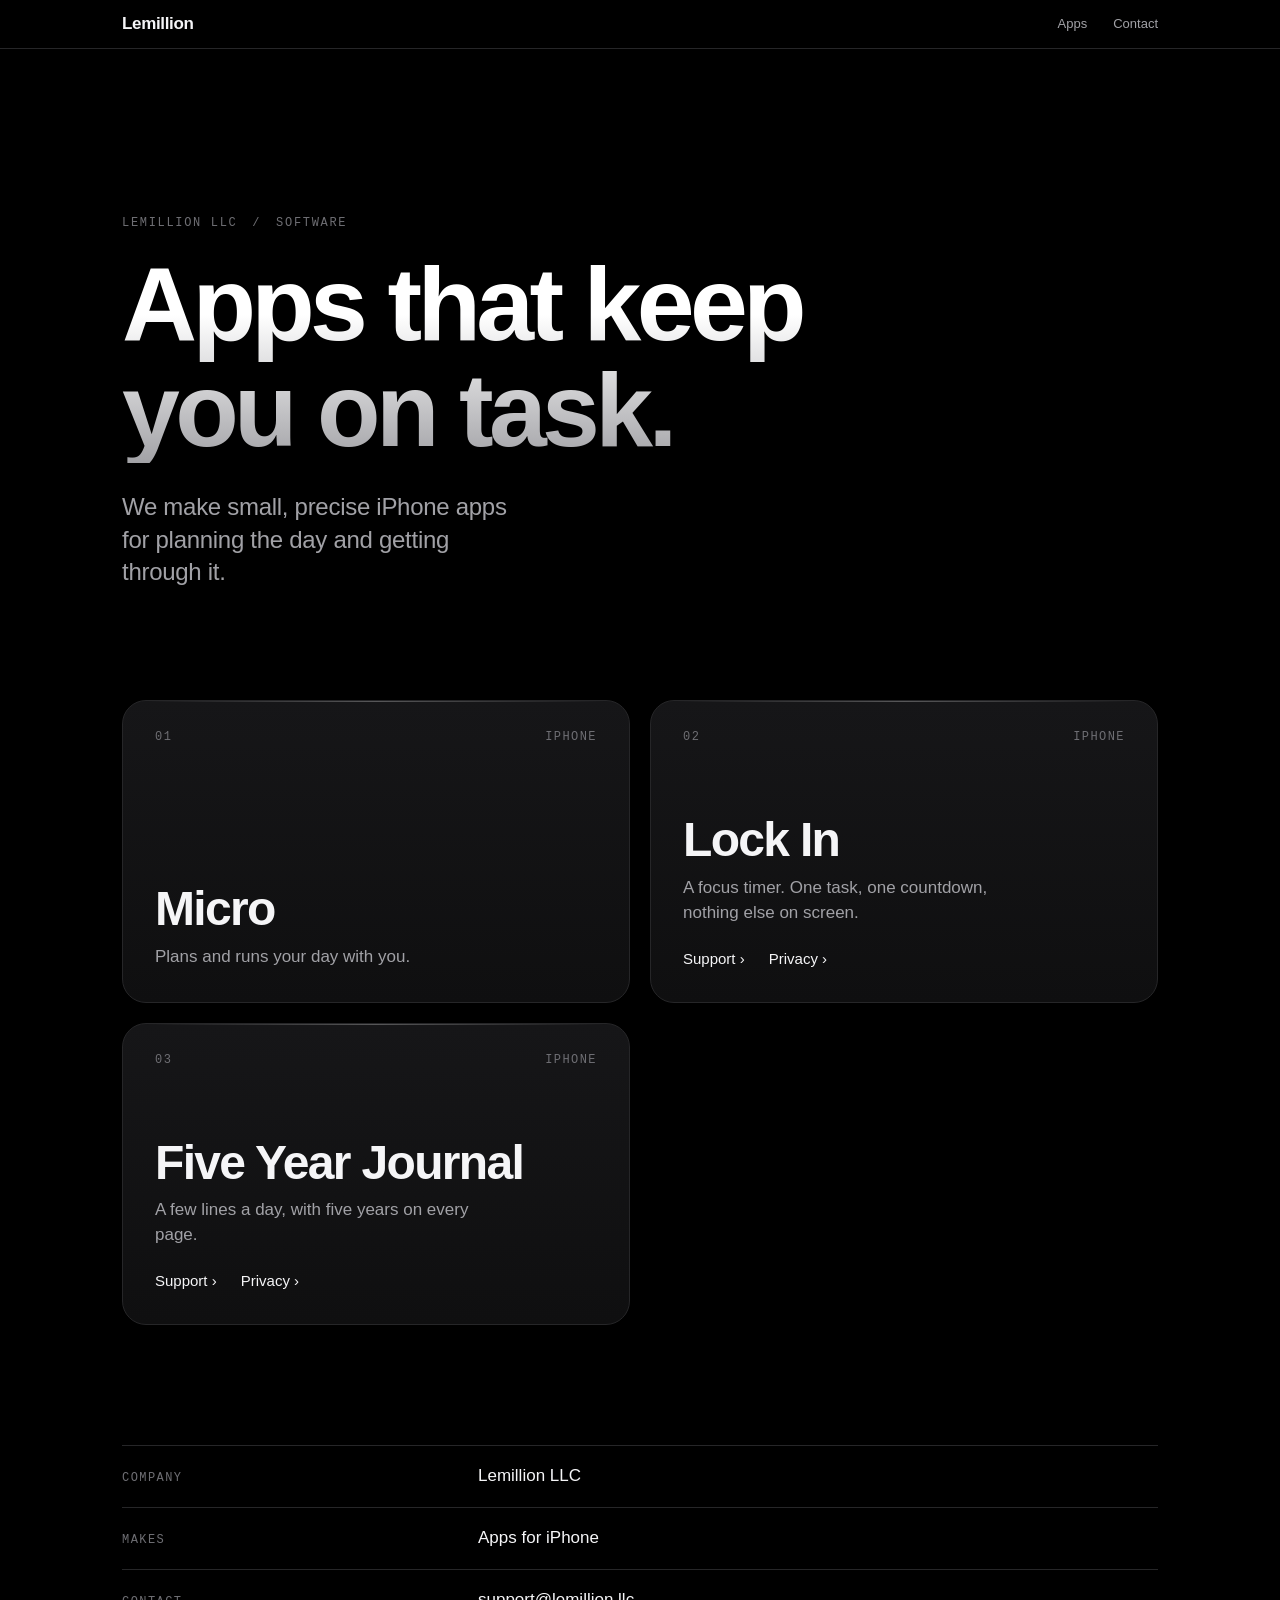
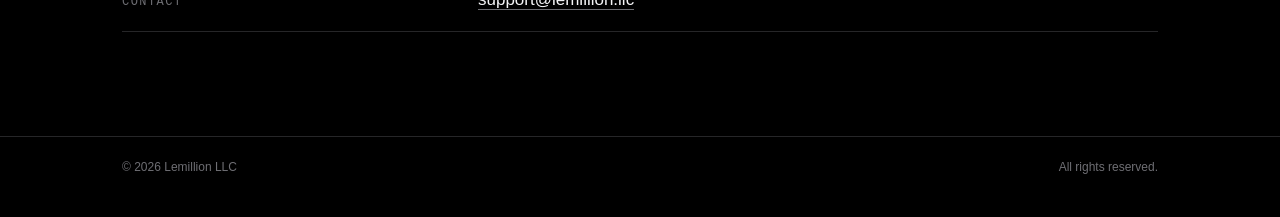
<file: index.html>
<!doctype html>
<html lang="en">
  <!--
    lemillion.llc/ : the company page, served by GitHub Pages from this repo.
    Static on purpose: no scripts, no fonts or images from anywhere; the
    system's own faces (SF Pro and SF Mono on Apple devices) do the work.
    The year is typed, not computed: change it each January.
  -->
  <head>
    <meta charset="utf-8" />
    <meta name="viewport" content="width=device-width, initial-scale=1" />
    <meta name="color-scheme" content="dark" />
    <meta name="theme-color" content="#000000" />
    <meta name="description" content="Lemillion LLC makes iPhone apps: Micro, which plans and runs your day with you; Lock In, a focus timer; and Five Year Journal, a line-a-day diary." />
    <title>Lemillion LLC</title>
    <link rel="stylesheet" href="/site.css" />
  </head>
  <body>
    <header class="nav">
      <div class="nav-inner">
        <a class="wordmark" href="/">Lemillion</a>
        <nav aria-label="Sections">
          <a href="#apps">Apps</a>
          <a href="#contact">Contact</a>
        </nav>
      </div>
    </header>

    <main>
      <section class="hero">
        <p class="eyebrow">Lemillion LLC <span aria-hidden="true">/</span> Software</p>
        <h1>Apps that keep<br />you on task.</h1>
        <p class="lede">We make small, precise iPhone apps for planning the day and getting through it.</p>
      </section>

      <section id="apps" class="apps" aria-label="Apps">
        <article class="tile">
          <div class="tile-head">
            <span class="index">01</span>
            <span class="platform">iPhone</span>
          </div>
          <h2>Micro</h2>
          <p>Plans and runs your day with you.</p>
        </article>

        <article class="tile">
          <div class="tile-head">
            <span class="index">02</span>
            <span class="platform">iPhone</span>
          </div>
          <h2>Lock In</h2>
          <p>A focus timer. One task, one countdown, nothing else on screen.</p>
          <p class="links">
            <a href="/lockin/support/">Support <span aria-hidden="true">›</span></a>
            <a href="/lockin/privacy/">Privacy <span aria-hidden="true">›</span></a>
          </p>
        </article>
        <article class="tile">
          <div class="tile-head">
            <span class="index">03</span>
            <span class="platform">iPhone</span>
          </div>
          <h2>Five Year Journal</h2>
          <p>A few lines a day, with five years on every page.</p>
          <p class="links">
            <a href="/fiveyearjournal/support/">Support <span aria-hidden="true">›</span></a>
            <a href="/fiveyearjournal/privacy/">Privacy <span aria-hidden="true">›</span></a>
          </p>
        </article>
      </section>

      <section id="contact" class="spec" aria-label="Company details">
        <dl>
          <div>
            <dt>Company</dt>
            <dd>Lemillion LLC</dd>
          </div>
          <div>
            <dt>Makes</dt>
            <dd>Apps for iPhone</dd>
          </div>
          <div>
            <dt>Contact</dt>
            <dd><a href="mailto:support@lemillion.llc">support@lemillion.llc</a></dd>
          </div>
        </dl>
      </section>
    </main>

    <footer>
      <div class="footer-inner">
        <span>&copy; 2026 Lemillion LLC</span>
        <span>All rights reserved.</span>
      </div>
    </footer>
  </body>
</html>
</file>
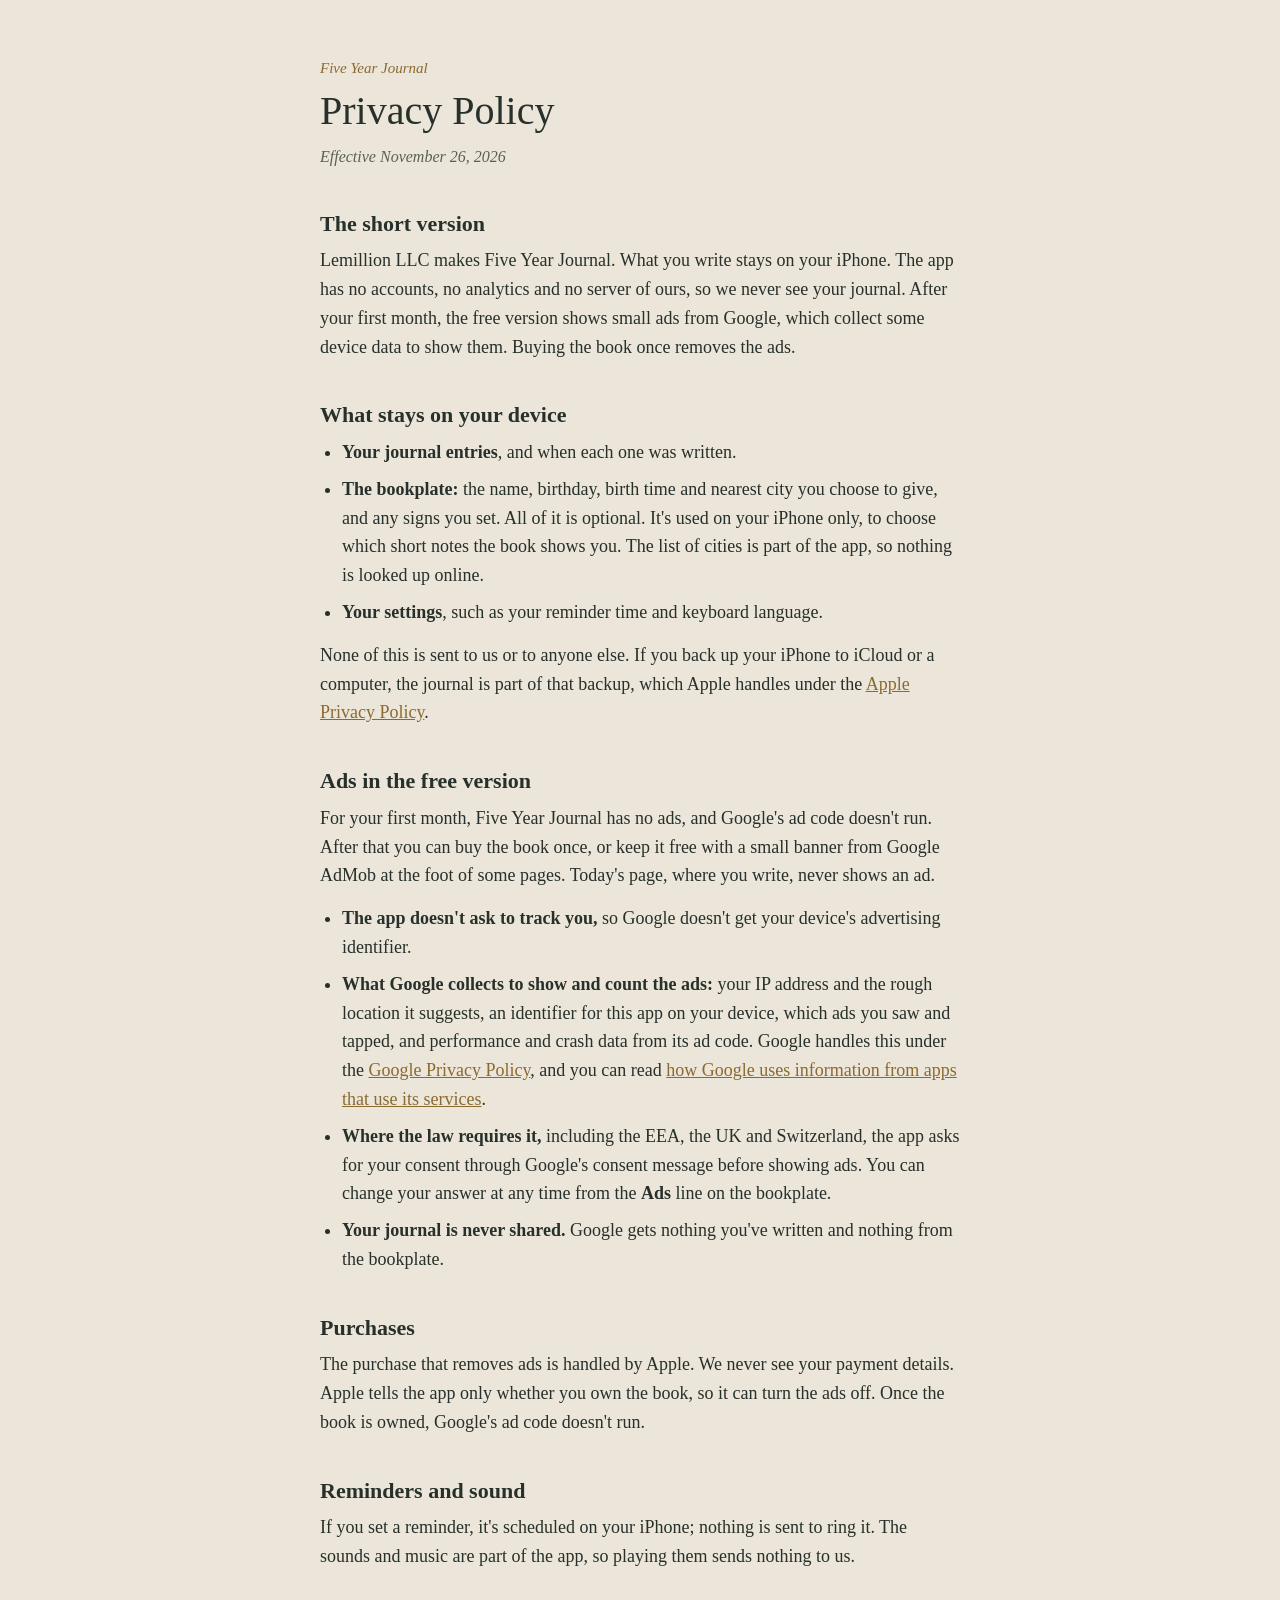
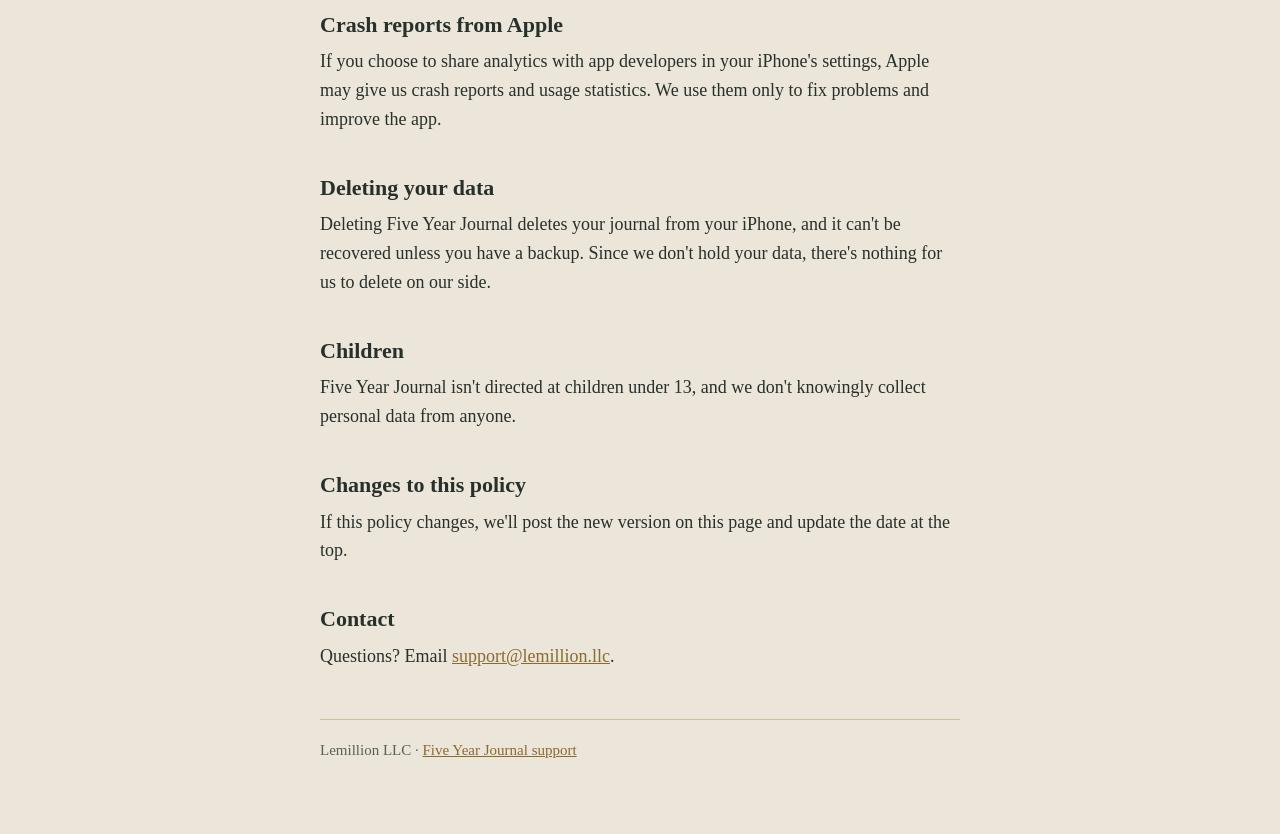
<file: fiveyearjournal/privacy/index.html>
<!doctype html>
<html lang="en">
<head>
<meta charset="utf-8">
<meta name="viewport" content="width=device-width, initial-scale=1">
<meta name="color-scheme" content="light dark">
<title>Five Year Journal Privacy Policy</title>
<meta name="description" content="How Five Year Journal handles your data.">
<link rel="stylesheet" href="../style.css">
</head>
<body>
<main>
<p class="app">Five Year Journal</p>
<h1>Privacy Policy</h1>
<p class="note">Effective November 26, 2026</p>

<h2>The short version</h2>
<p>Lemillion LLC makes Five Year Journal. What you write stays on your iPhone. The app has no accounts, no analytics and no server of ours, so we never see your journal. After your first month, the free version shows small ads from Google, which collect some device data to show them. Buying the book once removes the ads.</p>

<h2>What stays on your device</h2>
<ul>
<li><strong>Your journal entries</strong>, and when each one was written.</li>
<li><strong>The bookplate:</strong> the name, birthday, birth time and nearest city you choose to give, and any signs you set. All of it is optional. It's used on your iPhone only, to choose which short notes the book shows you. The list of cities is part of the app, so nothing is looked up online.</li>
<li><strong>Your settings</strong>, such as your reminder time and keyboard language.</li>
</ul>
<p>None of this is sent to us or to anyone else. If you back up your iPhone to iCloud or a computer, the journal is part of that backup, which Apple handles under the <a href="https://www.apple.com/legal/privacy/">Apple Privacy Policy</a>.</p>

<h2>Ads in the free version</h2>
<p>For your first month, Five Year Journal has no ads, and Google's ad code doesn't run. After that you can buy the book once, or keep it free with a small banner from Google AdMob at the foot of some pages. Today's page, where you write, never shows an ad.</p>
<ul>
<li><strong>The app doesn't ask to track you,</strong> so Google doesn't get your device's advertising identifier.</li>
<li><strong>What Google collects to show and count the ads:</strong> your IP address and the rough location it suggests, an identifier for this app on your device, which ads you saw and tapped, and performance and crash data from its ad code. Google handles this under the <a href="https://policies.google.com/privacy">Google Privacy Policy</a>, and you can read <a href="https://policies.google.com/technologies/partner-sites">how Google uses information from apps that use its services</a>.</li>
<li><strong>Where the law requires it,</strong> including the EEA, the UK and Switzerland, the app asks for your consent through Google's consent message before showing ads. You can change your answer at any time from the <strong>Ads</strong> line on the bookplate.</li>
<li><strong>Your journal is never shared.</strong> Google gets nothing you've written and nothing from the bookplate.</li>
</ul>

<h2>Purchases</h2>
<p>The purchase that removes ads is handled by Apple. We never see your payment details. Apple tells the app only whether you own the book, so it can turn the ads off. Once the book is owned, Google's ad code doesn't run.</p>

<h2>Reminders and sound</h2>
<p>If you set a reminder, it's scheduled on your iPhone; nothing is sent to ring it. The sounds and music are part of the app, so playing them sends nothing to us.</p>

<h2>Crash reports from Apple</h2>
<p>If you choose to share analytics with app developers in your iPhone's settings, Apple may give us crash reports and usage statistics. We use them only to fix problems and improve the app.</p>

<h2>Deleting your data</h2>
<p>Deleting Five Year Journal deletes your journal from your iPhone, and it can't be recovered unless you have a backup. Since we don't hold your data, there's nothing for us to delete on our side.</p>

<h2>Children</h2>
<p>Five Year Journal isn't directed at children under 13, and we don't knowingly collect personal data from anyone.</p>

<h2>Changes to this policy</h2>
<p>If this policy changes, we'll post the new version on this page and update the date at the top.</p>

<h2>Contact</h2>
<p>Questions? Email <a href="mailto:support@lemillion.llc">support@lemillion.llc</a>.</p>

<footer>Lemillion LLC · <a href="../support/">Five Year Journal support</a></footer>
</main>
</body>
</html>
</file>
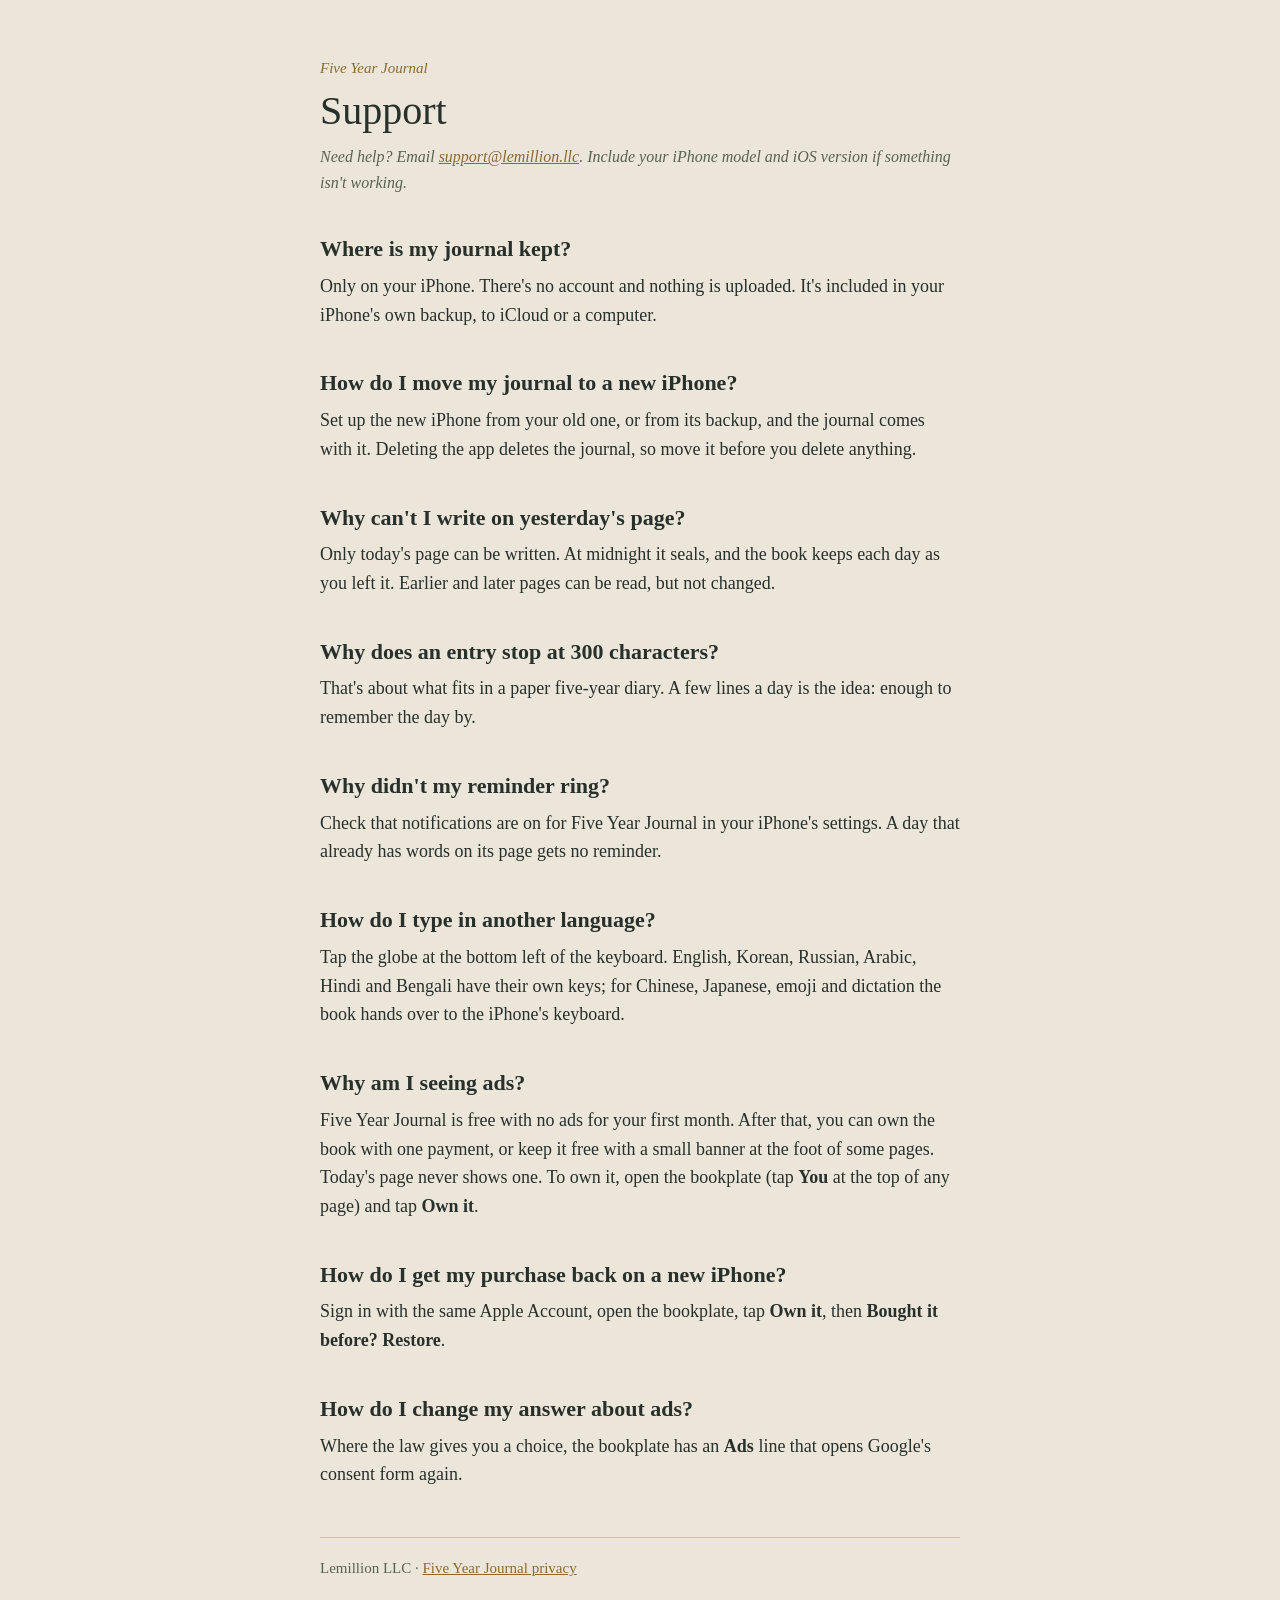
<file: fiveyearjournal/support/index.html>
<!doctype html>
<html lang="en">
<head>
<meta charset="utf-8">
<meta name="viewport" content="width=device-width, initial-scale=1">
<meta name="color-scheme" content="light dark">
<title>Five Year Journal Support</title>
<meta name="description" content="Get help with Five Year Journal.">
<link rel="stylesheet" href="../style.css">
</head>
<body>
<main>
<p class="app">Five Year Journal</p>
<h1>Support</h1>
<p class="note">Need help? Email <a href="mailto:support@lemillion.llc">support@lemillion.llc</a>. Include your iPhone model and iOS version if something isn't working.</p>

<h2>Where is my journal kept?</h2>
<p>Only on your iPhone. There's no account and nothing is uploaded. It's included in your iPhone's own backup, to iCloud or a computer.</p>

<h2>How do I move my journal to a new iPhone?</h2>
<p>Set up the new iPhone from your old one, or from its backup, and the journal comes with it. Deleting the app deletes the journal, so move it before you delete anything.</p>

<h2>Why can't I write on yesterday's page?</h2>
<p>Only today's page can be written. At midnight it seals, and the book keeps each day as you left it. Earlier and later pages can be read, but not changed.</p>

<h2>Why does an entry stop at 300 characters?</h2>
<p>That's about what fits in a paper five-year diary. A few lines a day is the idea: enough to remember the day by.</p>

<h2>Why didn't my reminder ring?</h2>
<p>Check that notifications are on for Five Year Journal in your iPhone's settings. A day that already has words on its page gets no reminder.</p>

<h2>How do I type in another language?</h2>
<p>Tap the globe at the bottom left of the keyboard. English, Korean, Russian, Arabic, Hindi and Bengali have their own keys; for Chinese, Japanese, emoji and dictation the book hands over to the iPhone's keyboard.</p>

<h2>Why am I seeing ads?</h2>
<p>Five Year Journal is free with no ads for your first month. After that, you can own the book with one payment, or keep it free with a small banner at the foot of some pages. Today's page never shows one. To own it, open the bookplate (tap <strong>You</strong> at the top of any page) and tap <strong>Own it</strong>.</p>

<h2>How do I get my purchase back on a new iPhone?</h2>
<p>Sign in with the same Apple Account, open the bookplate, tap <strong>Own it</strong>, then <strong>Bought it before? Restore</strong>.</p>

<h2>How do I change my answer about ads?</h2>
<p>Where the law gives you a choice, the bookplate has an <strong>Ads</strong> line that opens Google's consent form again.</p>

<footer>Lemillion LLC · <a href="../privacy/">Five Year Journal privacy</a></footer>
</main>
</body>
</html>
</file>
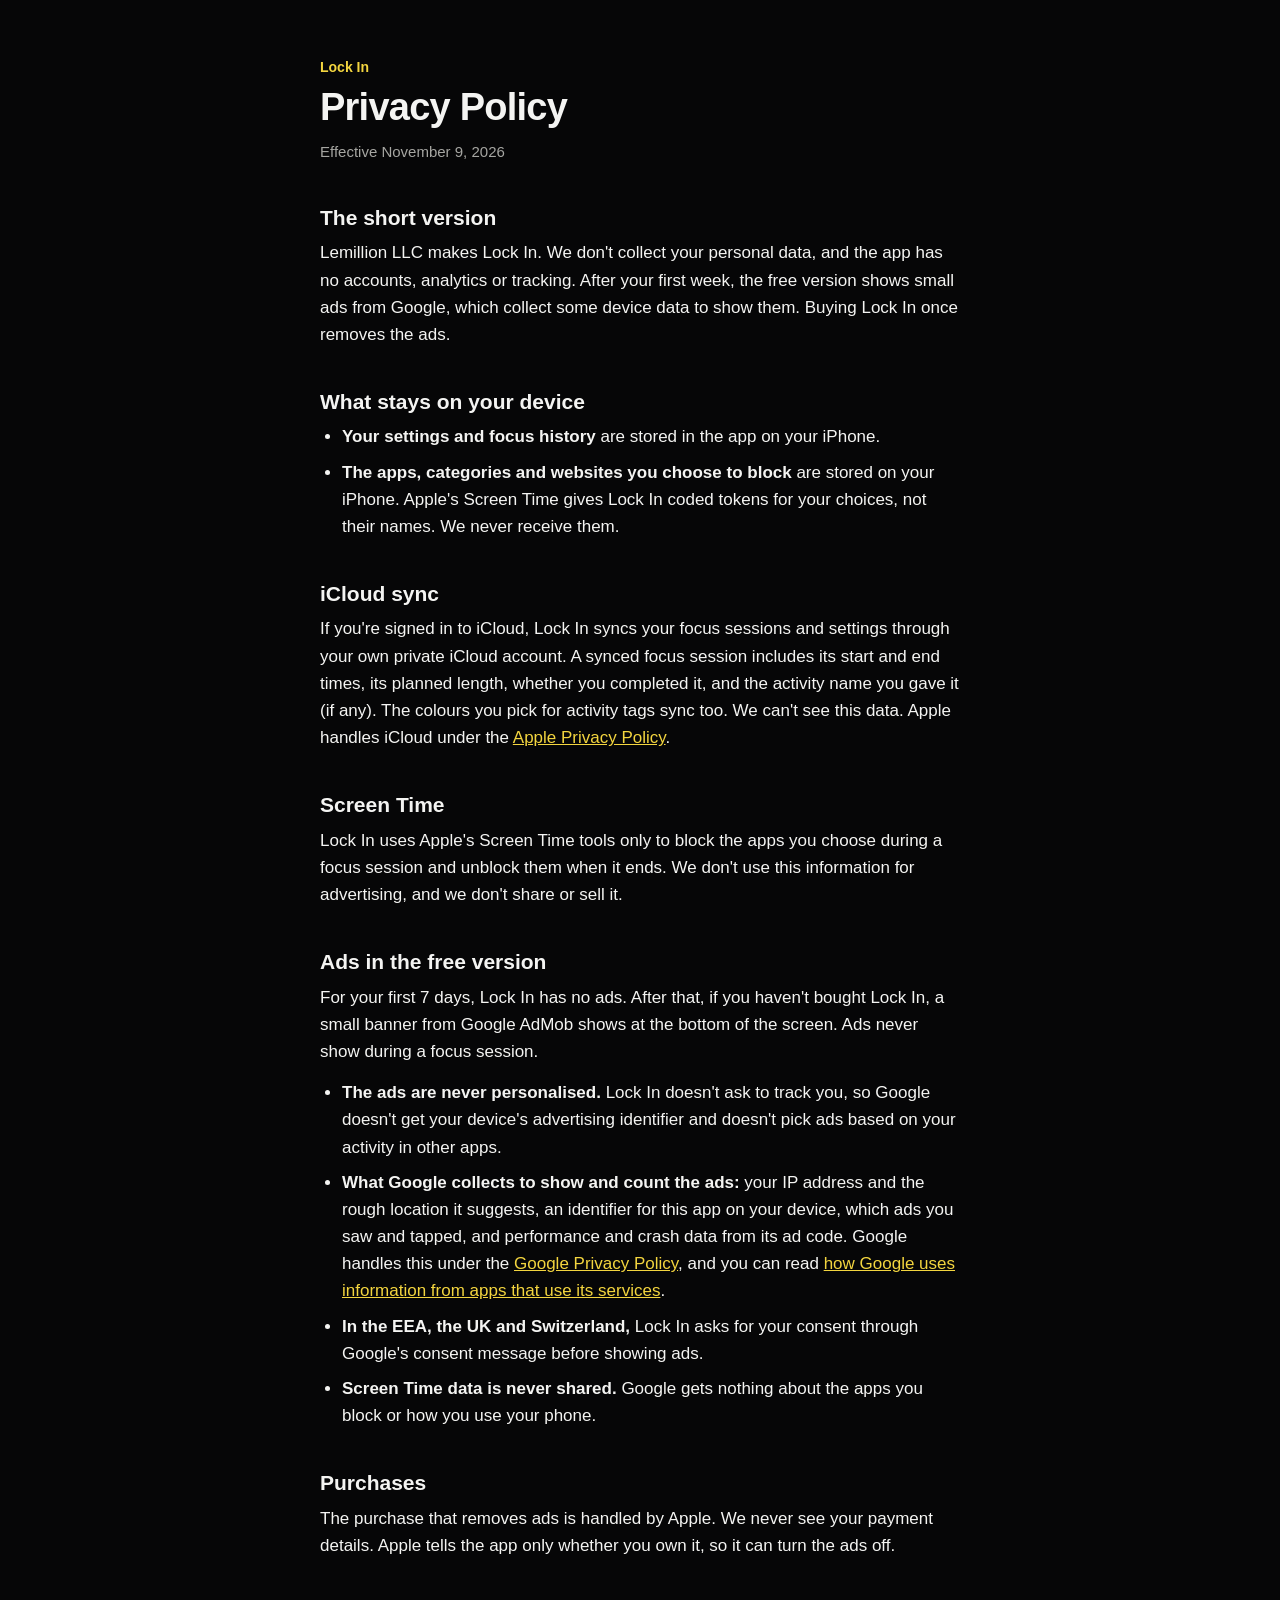
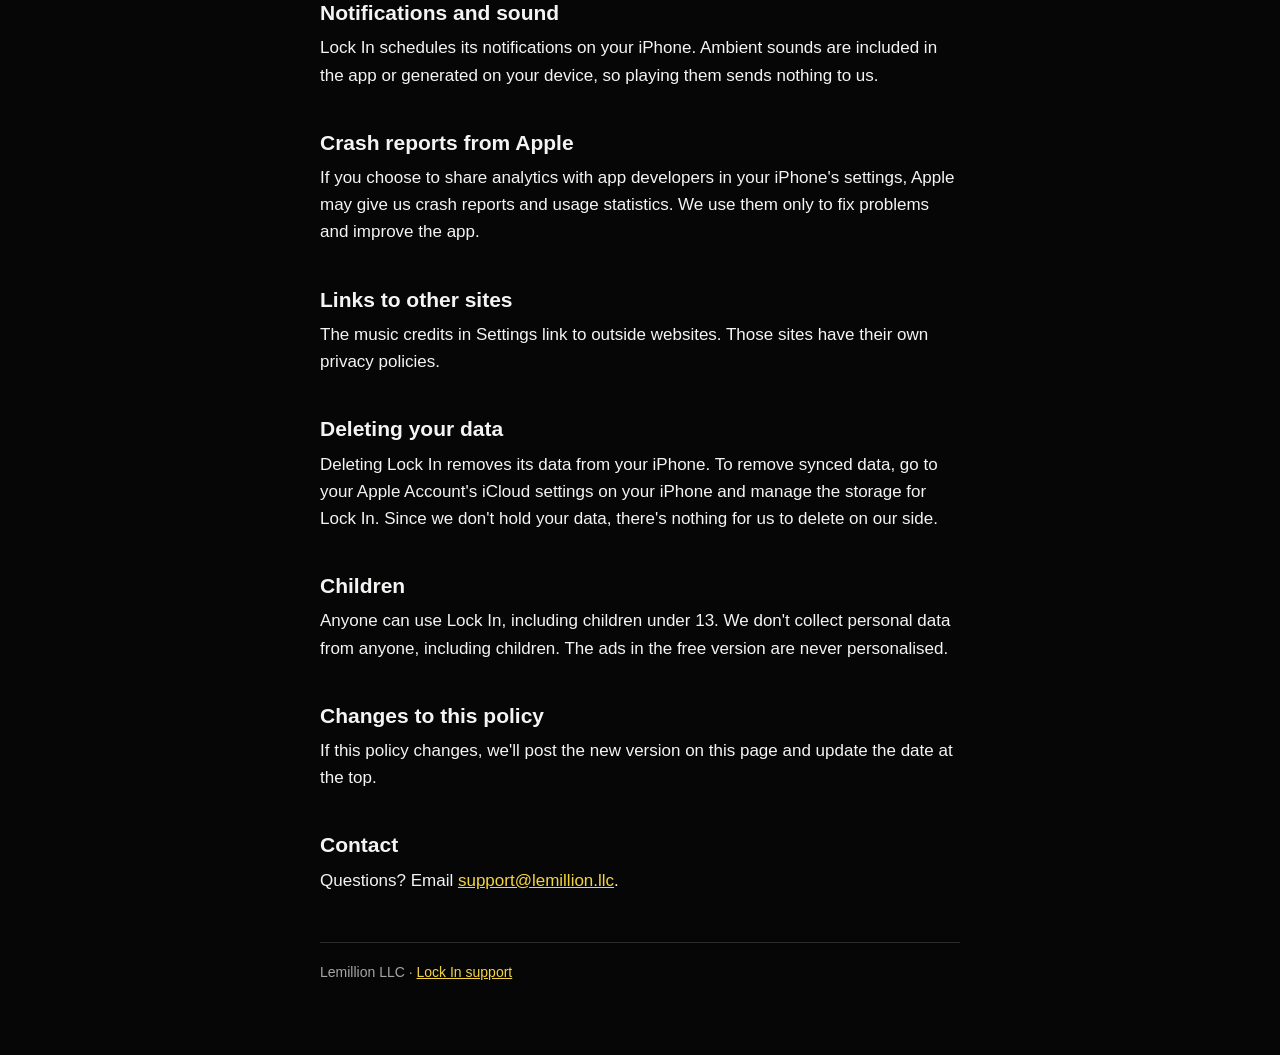
<file: lockin/privacy/index.html>
<!doctype html>
<html lang="en">
<head>
<meta charset="utf-8">
<meta name="viewport" content="width=device-width, initial-scale=1">
<title>Lock In Privacy Policy</title>
<meta name="description" content="How the Lock In focus timer handles your data.">
<link rel="stylesheet" href="../style.css">
</head>
<body>
<main>
<p class="app">Lock In</p>
<h1>Privacy Policy</h1>
<p class="note">Effective November 9, 2026</p>

<h2>The short version</h2>
<p>Lemillion LLC makes Lock In. We don't collect your personal data, and the app has no accounts, analytics or tracking. After your first week, the free version shows small ads from Google, which collect some device data to show them. Buying Lock In once removes the ads.</p>

<h2>What stays on your device</h2>
<ul>
<li><strong>Your settings and focus history</strong> are stored in the app on your iPhone.</li>
<li><strong>The apps, categories and websites you choose to block</strong> are stored on your iPhone. Apple's Screen Time gives Lock In coded tokens for your choices, not their names. We never receive them.</li>
</ul>

<h2>iCloud sync</h2>
<p>If you're signed in to iCloud, Lock In syncs your focus sessions and settings through your own private iCloud account. A synced focus session includes its start and end times, its planned length, whether you completed it, and the activity name you gave it (if any). The colours you pick for activity tags sync too. We can't see this data. Apple handles iCloud under the <a href="https://www.apple.com/legal/privacy/">Apple Privacy Policy</a>.</p>

<h2>Screen Time</h2>
<p>Lock In uses Apple's Screen Time tools only to block the apps you choose during a focus session and unblock them when it ends. We don't use this information for advertising, and we don't share or sell it.</p>

<h2>Ads in the free version</h2>
<p>For your first 7 days, Lock In has no ads. After that, if you haven't bought Lock In, a small banner from Google AdMob shows at the bottom of the screen. Ads never show during a focus session.</p>
<ul>
<li><strong>The ads are never personalised.</strong> Lock In doesn't ask to track you, so Google doesn't get your device's advertising identifier and doesn't pick ads based on your activity in other apps.</li>
<li><strong>What Google collects to show and count the ads:</strong> your IP address and the rough location it suggests, an identifier for this app on your device, which ads you saw and tapped, and performance and crash data from its ad code. Google handles this under the <a href="https://policies.google.com/privacy">Google Privacy Policy</a>, and you can read <a href="https://policies.google.com/technologies/partner-sites">how Google uses information from apps that use its services</a>.</li>
<li><strong>In the EEA, the UK and Switzerland,</strong> Lock In asks for your consent through Google's consent message before showing ads.</li>
<li><strong>Screen Time data is never shared.</strong> Google gets nothing about the apps you block or how you use your phone.</li>
</ul>

<h2>Purchases</h2>
<p>The purchase that removes ads is handled by Apple. We never see your payment details. Apple tells the app only whether you own it, so it can turn the ads off.</p>

<h2>Notifications and sound</h2>
<p>Lock In schedules its notifications on your iPhone. Ambient sounds are included in the app or generated on your device, so playing them sends nothing to us.</p>

<h2>Crash reports from Apple</h2>
<p>If you choose to share analytics with app developers in your iPhone's settings, Apple may give us crash reports and usage statistics. We use them only to fix problems and improve the app.</p>

<h2>Links to other sites</h2>
<p>The music credits in Settings link to outside websites. Those sites have their own privacy policies.</p>

<h2>Deleting your data</h2>
<p>Deleting Lock In removes its data from your iPhone. To remove synced data, go to your Apple Account's iCloud settings on your iPhone and manage the storage for Lock In. Since we don't hold your data, there's nothing for us to delete on our side.</p>

<h2>Children</h2>
<p>Anyone can use Lock In, including children under 13. We don't collect personal data from anyone, including children. The ads in the free version are never personalised.</p>

<h2>Changes to this policy</h2>
<p>If this policy changes, we'll post the new version on this page and update the date at the top.</p>

<h2>Contact</h2>
<p>Questions? Email <a href="mailto:support@lemillion.llc">support@lemillion.llc</a>.</p>

<footer>Lemillion LLC · <a href="../support/">Lock In support</a></footer>
</main>
</body>
</html>
</file>
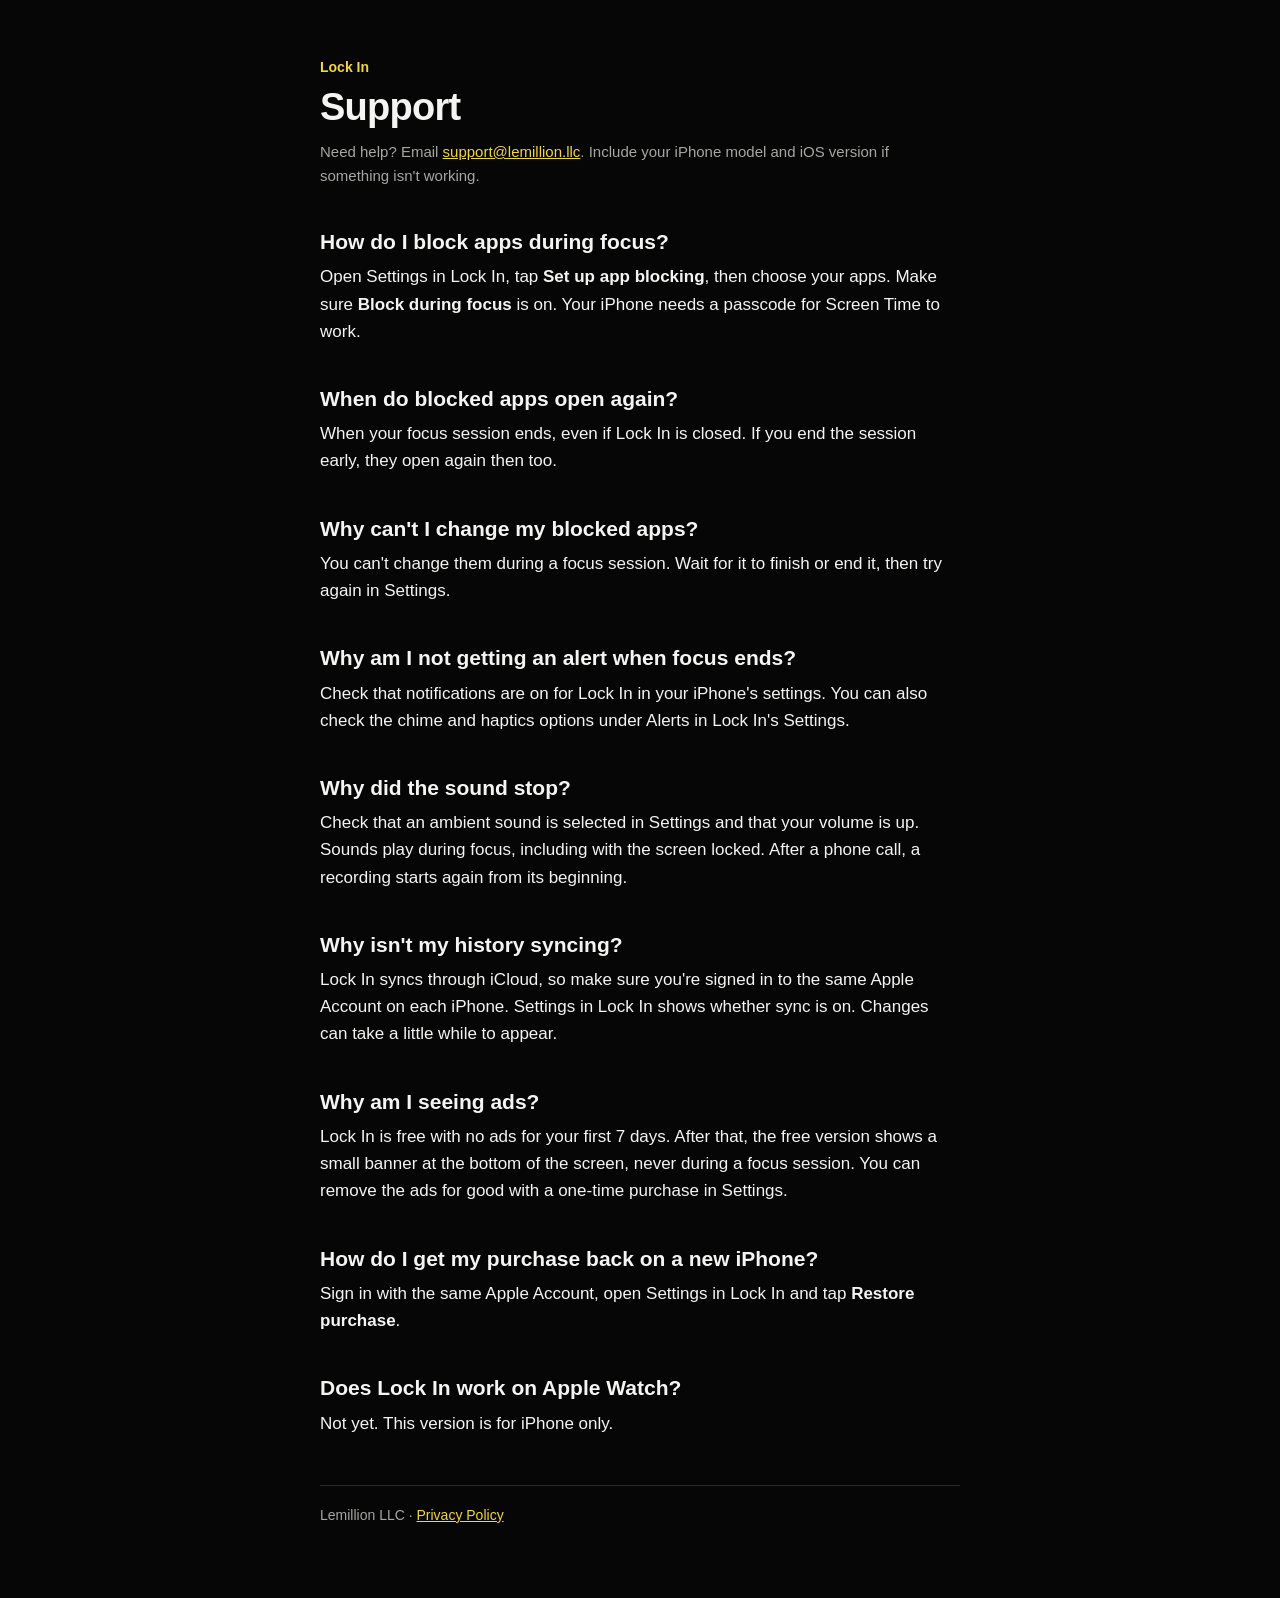
<file: lockin/support/index.html>
<!doctype html>
<html lang="en">
<head>
<meta charset="utf-8">
<meta name="viewport" content="width=device-width, initial-scale=1">
<title>Lock In Support</title>
<meta name="description" content="Get help with the Lock In focus timer.">
<link rel="stylesheet" href="../style.css">
</head>
<body>
<main>
<p class="app">Lock In</p>
<h1>Support</h1>
<p class="note">Need help? Email <a href="mailto:support@lemillion.llc">support@lemillion.llc</a>. Include your iPhone model and iOS version if something isn't working.</p>

<h2>How do I block apps during focus?</h2>
<p>Open Settings in Lock In, tap <strong>Set up app blocking</strong>, then choose your apps. Make sure <strong>Block during focus</strong> is on. Your iPhone needs a passcode for Screen Time to work.</p>

<h2>When do blocked apps open again?</h2>
<p>When your focus session ends, even if Lock In is closed. If you end the session early, they open again then too.</p>

<h2>Why can't I change my blocked apps?</h2>
<p>You can't change them during a focus session. Wait for it to finish or end it, then try again in Settings.</p>

<h2>Why am I not getting an alert when focus ends?</h2>
<p>Check that notifications are on for Lock In in your iPhone's settings. You can also check the chime and haptics options under Alerts in Lock In's Settings.</p>

<h2>Why did the sound stop?</h2>
<p>Check that an ambient sound is selected in Settings and that your volume is up. Sounds play during focus, including with the screen locked. After a phone call, a recording starts again from its beginning.</p>

<h2>Why isn't my history syncing?</h2>
<p>Lock In syncs through iCloud, so make sure you're signed in to the same Apple Account on each iPhone. Settings in Lock In shows whether sync is on. Changes can take a little while to appear.</p>

<h2>Why am I seeing ads?</h2>
<p>Lock In is free with no ads for your first 7 days. After that, the free version shows a small banner at the bottom of the screen, never during a focus session. You can remove the ads for good with a one-time purchase in Settings.</p>

<h2>How do I get my purchase back on a new iPhone?</h2>
<p>Sign in with the same Apple Account, open Settings in Lock In and tap <strong>Restore purchase</strong>.</p>

<h2>Does Lock In work on Apple Watch?</h2>
<p>Not yet. This version is for iPhone only.</p>

<footer>Lemillion LLC · <a href="../privacy/">Privacy Policy</a></footer>
</main>
</body>
</html>
</file>
<file: site.css>
/* lemillion.llc/ : black, white and greys only, in the system's own faces. */

:root {
  --bg: #000;
  --surface: #0f0f10;
  --surface-hi: #161618;
  --line: #262628;
  --text: #f5f5f7;
  --secondary: #a1a1a6;
  --tertiary: #6e6e73;
  --sans: -apple-system, BlinkMacSystemFont, "SF Pro Display", "SF Pro Text", "Helvetica Neue", Helvetica, Arial, sans-serif;
  --mono: ui-monospace, "SF Mono", SFMono-Regular, Menlo, Consolas, monospace;
  --width: 1080px;
  --gutter: 22px;
  color-scheme: dark;
}

* { box-sizing: border-box; }

html { -webkit-text-size-adjust: 100%; scroll-behavior: smooth; }

body {
  margin: 0;
  background: var(--bg);
  color: var(--text);
  font: 17px/1.47 var(--sans);
  -webkit-font-smoothing: antialiased;
}

a { color: inherit; text-decoration: none; }

/* Navigation: a thin translucent bar, like Apple's global nav. */
.nav {
  position: sticky;
  top: 0;
  z-index: 10;
  background: rgba(0, 0, 0, 0.72);
  -webkit-backdrop-filter: saturate(180%) blur(20px);
  backdrop-filter: saturate(180%) blur(20px);
  border-bottom: 1px solid var(--line);
}

.nav-inner {
  max-width: var(--width);
  margin: 0 auto;
  padding: 0 var(--gutter);
  height: 48px;
  display: flex;
  align-items: center;
  justify-content: space-between;
}

.wordmark { font-size: 17px; font-weight: 600; letter-spacing: -0.02em; }

.nav nav { display: flex; gap: 26px; }

.nav nav a { font-size: 13px; color: var(--secondary); transition: color 0.2s; }

.nav nav a:hover { color: var(--text); }

main { max-width: var(--width); margin: 0 auto; padding: 0 var(--gutter); }

/* Hero */
.hero { padding: clamp(88px, 16vw, 168px) 0 clamp(64px, 10vw, 112px); }

.eyebrow {
  margin: 0 0 22px;
  font: 500 12px/1 var(--mono);
  letter-spacing: 0.14em;
  text-transform: uppercase;
  color: var(--tertiary);
}

.eyebrow span { margin: 0 6px; }

h1 {
  margin: 0;
  font-size: clamp(48px, 9vw, 104px);
  line-height: 1.02;
  font-weight: 700;
  letter-spacing: -0.045em;
  /* white fading to grey, like brushed metal under a top light */
  background: linear-gradient(180deg, #ffffff 30%, #8e8e93 115%);
  -webkit-background-clip: text;
  background-clip: text;
  color: transparent;
}

.lede {
  margin: 28px 0 0;
  max-width: 30ch;
  font-size: clamp(19px, 2.2vw, 24px);
  line-height: 1.35;
  letter-spacing: -0.012em;
  color: var(--secondary);
}

/* App tiles */
.apps { display: grid; gap: 16px; }

@media (min-width: 760px) {
  .apps { grid-template-columns: 1fr 1fr; gap: 20px; }
}

.tile {
  position: relative;
  min-height: 300px;
  padding: 30px 32px 32px;
  border-radius: 24px;
  background: linear-gradient(180deg, var(--surface-hi), var(--surface));
  border: 1px solid var(--line);
  display: flex;
  flex-direction: column;
  overflow: hidden;
}

/* a single machined highlight along the top edge */
.tile::before {
  content: "";
  position: absolute;
  inset: 0 24px auto;
  height: 1px;
  background: linear-gradient(90deg, transparent, rgba(255, 255, 255, 0.28), transparent);
}

.tile-head {
  display: flex;
  justify-content: space-between;
  margin-bottom: auto;
  padding-bottom: 72px;
  font: 500 12px/1 var(--mono);
  letter-spacing: 0.12em;
  text-transform: uppercase;
  color: var(--tertiary);
}

.tile h2 {
  margin: 0;
  font-size: clamp(36px, 4.4vw, 48px);
  line-height: 1.05;
  font-weight: 700;
  letter-spacing: -0.035em;
}

.tile p { margin: 10px 0 0; max-width: 34ch; color: var(--secondary); }

.tile .links { display: flex; gap: 24px; margin-top: 22px; }

.tile .links a { color: var(--text); font-size: 15px; }

.tile .links a:hover { text-decoration: underline; text-underline-offset: 3px; }

/* Spec sheet */
.spec { padding: clamp(72px, 10vw, 120px) 0 clamp(64px, 9vw, 104px); }

.spec dl { margin: 0; border-top: 1px solid var(--line); }

.spec dl div {
  display: grid;
  grid-template-columns: 120px 1fr;
  gap: 16px;
  align-items: baseline;
  padding: 18px 0;
  border-bottom: 1px solid var(--line);
}

@media (min-width: 760px) {
  .spec dl div { grid-template-columns: 1fr 2fr; }
}

.spec dt {
  font: 500 12px/1 var(--mono);
  letter-spacing: 0.12em;
  text-transform: uppercase;
  color: var(--tertiary);
}

.spec dd { margin: 0; font-size: 17px; overflow-wrap: anywhere; }

.spec dd a { border-bottom: 1px solid var(--tertiary); transition: border-color 0.2s; }

.spec dd a:hover { border-color: var(--text); }

/* Footer */
footer { border-top: 1px solid var(--line); }

.footer-inner {
  max-width: var(--width);
  margin: 0 auto;
  padding: 22px var(--gutter) 40px;
  display: flex;
  flex-wrap: wrap;
  justify-content: space-between;
  gap: 8px;
  font-size: 12px;
  color: var(--tertiary);
}

@media (prefers-reduced-motion: reduce) {
  html { scroll-behavior: auto; }
}
</file>
<file: fiveyearjournal/style.css>
/* Five Year Journal's pages: the book's paper, ink and gold. */
:root {
  --bg: #ece6da;
  --text: #27302a;
  --muted: #59624f;
  --line: #cdbf9f;
  --accent: #8a6a30;
}
@media (prefers-color-scheme: dark) {
  :root {
    --bg: #291d15;
    --text: #e9dfcb;
    --muted: #b8aa90;
    --line: #5a4733;
    --accent: #d2b274;
  }
}
* { box-sizing: border-box; }
html { -webkit-text-size-adjust: 100%; }
body {
  margin: 0;
  background: var(--bg);
  color: var(--text);
  font: 18px/1.6 "Iowan Old Style", "Palatino Linotype", Palatino, Georgia, serif;
}
main { max-width: 680px; margin: 0 auto; padding: 56px 20px 72px; }
.app { margin: 0 0 8px; color: var(--accent); font-size: 15px; font-style: italic; }
h1 { margin: 0; font-size: 40px; line-height: 1.15; font-weight: 400; }
.note { margin: 10px 0 0; color: var(--muted); font-size: 16px; font-style: italic; }
h2 { margin: 40px 0 8px; font-size: 22px; line-height: 1.3; font-weight: 600; }
p, ul { margin: 0 0 14px; }
ul { padding-left: 22px; }
li { margin-bottom: 8px; }
a { color: var(--accent); overflow-wrap: anywhere; }
footer { margin-top: 48px; padding-top: 18px; border-top: 1px solid var(--line); color: var(--muted); font-size: 15px; }
</file>
<file: lockin/style.css>
:root {
  --bg: #060607;
  --text: #f4f4f2;
  --muted: #a6a6a2;
  --line: #2a2a2c;
  --accent: #f3d53f;
}
* { box-sizing: border-box; }
html { -webkit-text-size-adjust: 100%; }
body {
  margin: 0;
  background: var(--bg);
  color: var(--text);
  font: 17px/1.6 -apple-system, BlinkMacSystemFont, "Helvetica Neue", Arial, sans-serif;
}
main { max-width: 680px; margin: 0 auto; padding: 56px 20px 72px; }
.app { margin: 0 0 8px; color: var(--accent); font-size: 14px; font-weight: 600; }
h1 { margin: 0; font-size: 38px; line-height: 1.15; letter-spacing: -0.02em; }
.note { margin: 10px 0 0; color: var(--muted); font-size: 15px; }
h2 { margin: 40px 0 8px; font-size: 21px; line-height: 1.3; }
p, ul { margin: 0 0 14px; }
ul { padding-left: 22px; }
li { margin-bottom: 8px; }
a { color: var(--accent); overflow-wrap: anywhere; }
footer { margin-top: 48px; padding-top: 18px; border-top: 1px solid var(--line); color: var(--muted); font-size: 14px; }
</file>
